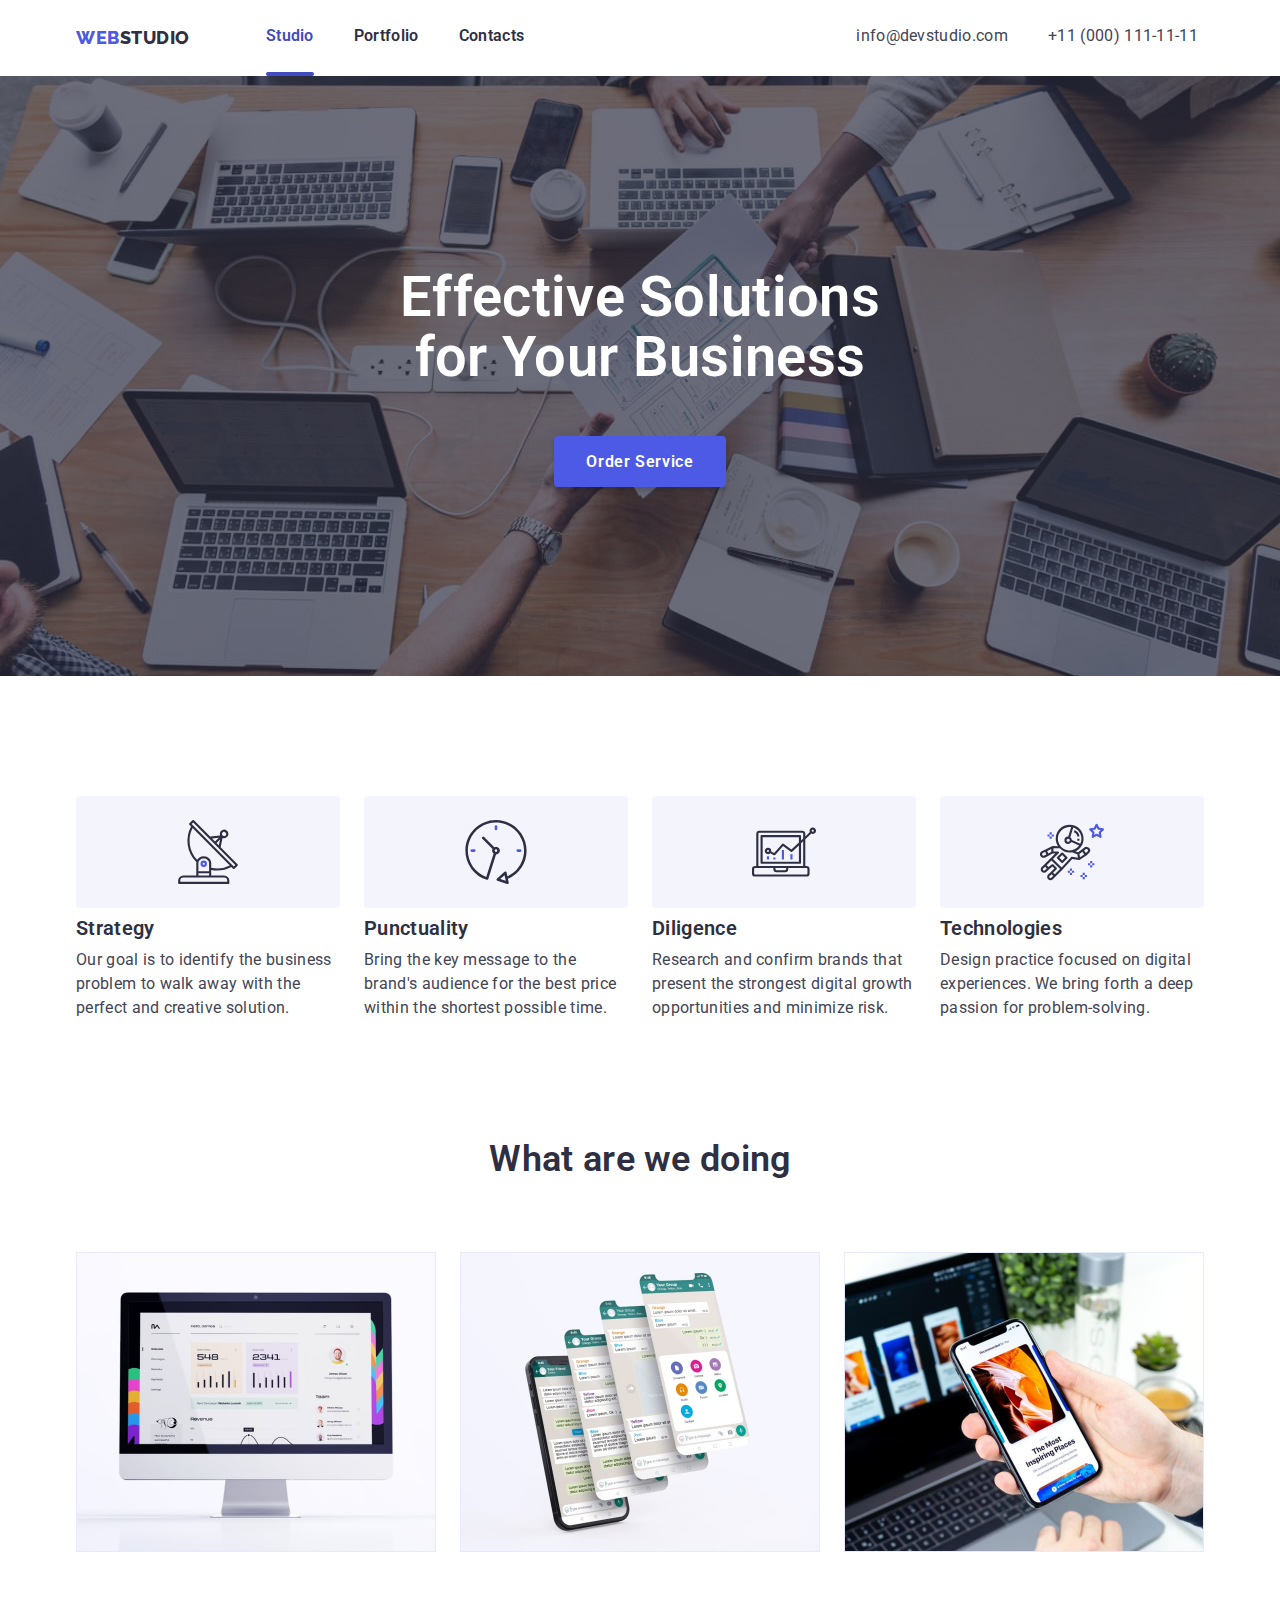
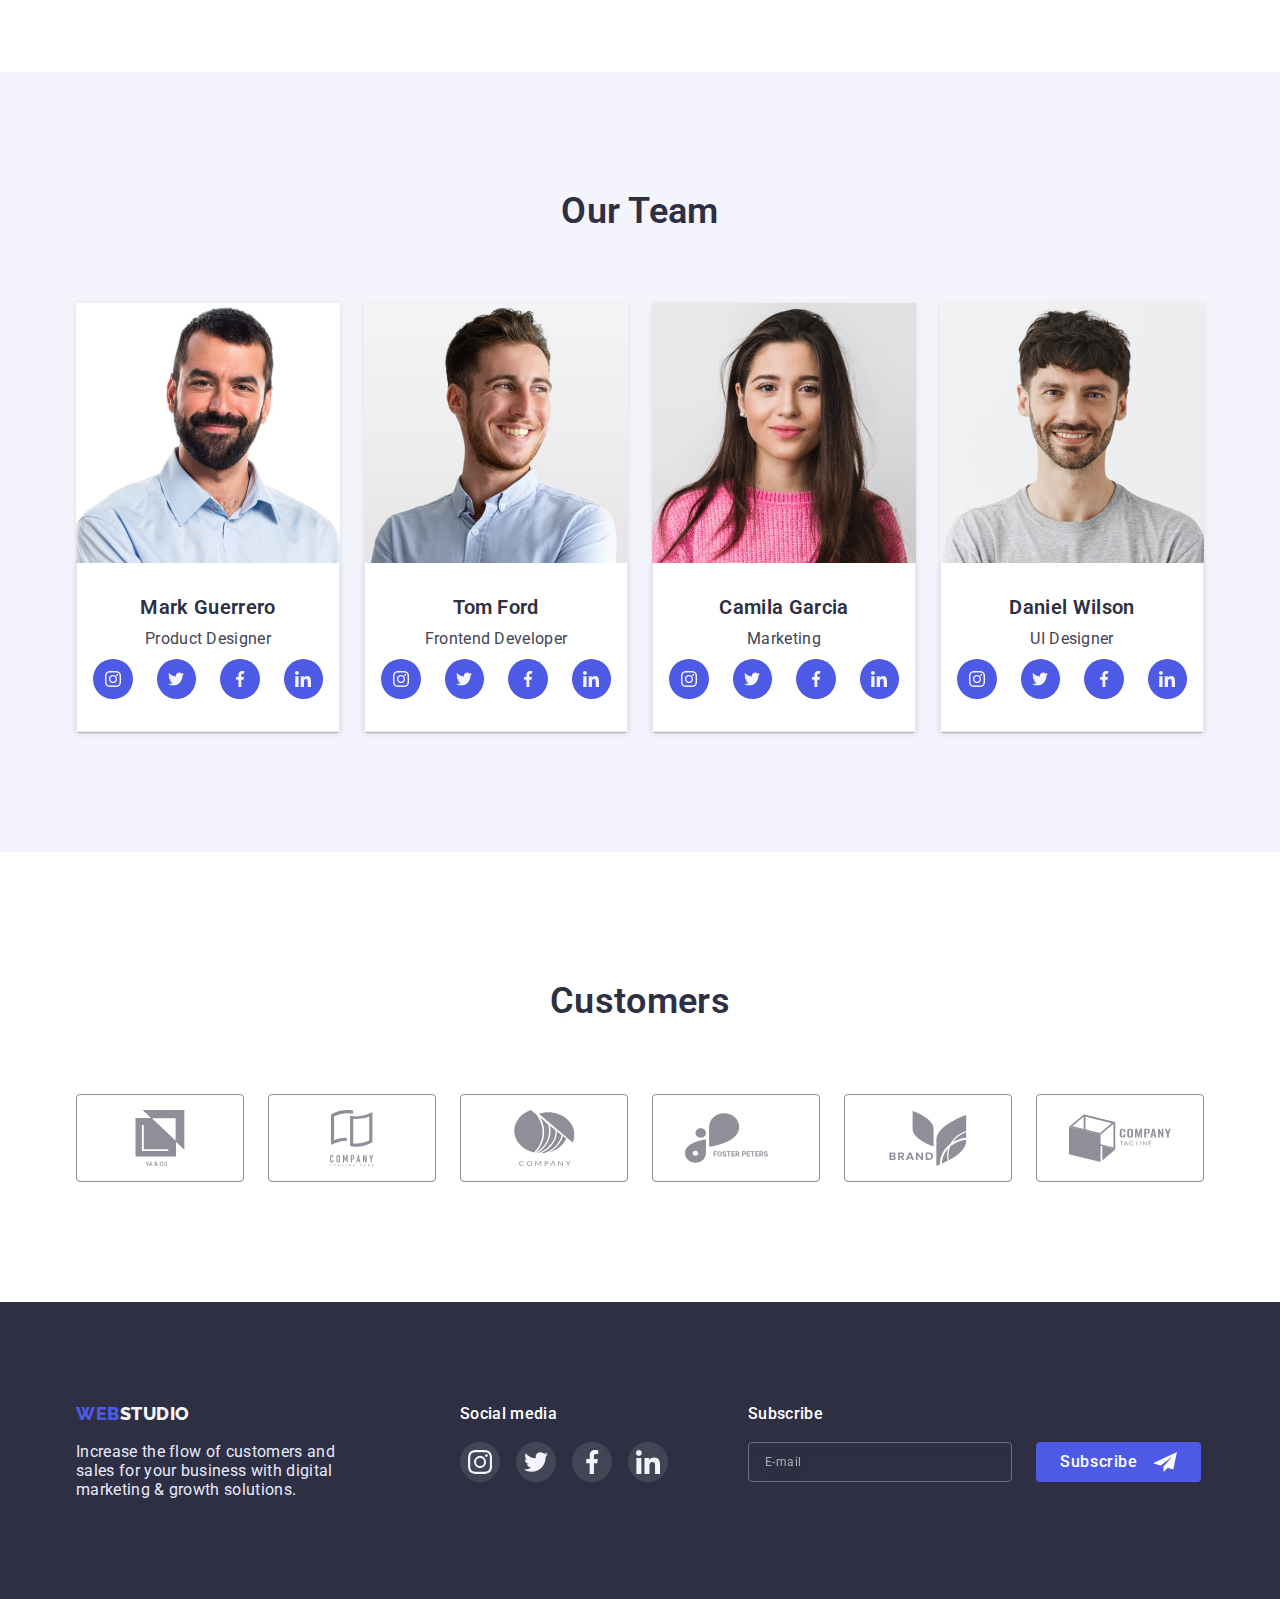
<file: index.html>
<!DOCTYPE html>
<html lang="en">
<head>
    <meta charset="UTF-8">
    <meta http-equiv="X-UA-Compatible" content="IE=edge">
    <meta name="viewport" content="width=device-width, initial-scale=1.0">
    <title>Document</title>
    <link rel="preconnect" href="https://fonts.googleapis.com">
    <link rel="preconnect" href="https://fonts.gstatic.com" crossorigin>
    <link href="https://fonts.googleapis.com/css2?family=Raleway:wght@800&family=Roboto:wght@400;500;700;900&display=swap" rel="stylesheet">
    <link rel="stylesheet" href="https://cdnjs.cloudflare.com/ajax/libs/modern-normalize/1.1.0/modern-normalize.min.css">
    <link rel="stylesheet" href="./css/styles.css">
</head>
<body class="page">

    <header class="header">
        <div class="container header-nav">
            <a href="./index.html" class="logo">web<span class="logo-span">studio</span> </a>
            <nav class="head-nav">
                <ul class="site-nav list">
                    <li class="item"><a href="./index.html" class="link header-studio"> Studio </a></li>
                    <li class="item"><a href="./portfolio.html" class="link"> Portfolio </a></li>
                    <li class="item"><a href="./index.html" class="link"> Contacts </a></li>
                </ul>
    
                <ul class="auth-nav list">
                    <li class="item"><a href="mailto:info@devstudio.com" class="link">info@devstudio.com</a></li>
                    <li class="item"><a href="tel:+110001111111" class="link">+11 (000) 111-11-11</a></li>
                </ul>
            </nav>
        </div>
    </header> 

    <main>  
        <section class="hero">
            <div class="container">
                <h1 class="hero-title">Effective Solutions for Your Business</h1>
                <button class="button" type="button" data-modal-open>Order Service</button>
            </div>
        </section>
    
        <section class="section">
            <div class="container">
                <ul class="list">
                    <li class="section-item-text icon-starlink">
                        <h3 class="section-name">Strategy</h3>
                        <p class="text">Our goal is to identify the business
                            problem to walk away with the perfect and creative solution. </p>
                    </li>
    
                    <li class="section-item-text icon-clock">
                        <h3 class="section-name">Punctuality</h3>
                        <p class="text">Bring the key message to the brand's audience for the best price within the shortest possible time.</p>
                    </li>
    
                    <li class="section-item-text icon-screen">
                        <h3 class="section-name">Diligence</h3>
                        <p class="text">Research and confirm brands that present the strongest digital growth opportunities and minimize risk.</p>
                    </li>
    
                    <li class="section-item-text icon-robot">
                        <h3 class="section-name">Technologies</h3>
                        <p class="text">Design practice focused on digital experiences. We bring forth a deep passion for problem-solving.</p>
                    </li>
                </ul>
            </div>
        </section>
    
            
        <section class="section-no-padding">
            <div class="container">
                <h2 class="section-title">What are we doing</h2>
                <ul class="list">
                    <li class="section-item"><img src="./image/dashboard.jpg" alt="Dashboard" width="360" height="300"></li>
                    <li class="section-item"><img src="./image/chat.jpg" alt="chat" width="360" height="300"></li>
                    <li class="section-item"><img src="./image/screen.jpg" alt="Screen" width="360" height="300"></li>
                </ul>
            </div>
        </section>

        <section class="section-team">
            <div class="container">
                <h2 class="section-title">Our Team</h2>
                <ul class="list">
                    <li class="section-team-list">
                        <img src="./image/mark.jpg" alt="Marc" width="264" height="260">
                        <div class="section-team-text">
                            <h3 class="section-name">Mark Guerrero</h3>
                            <p class="text">Product Designer</p>
                            <ul class="team-links-list list">
                                <li class="team-links-item">
                                    <a href="" class="team-links">
                                        <svg class="team-icon" width="16" height="16">
                                            <use href="./image/icons/symbol-defs-one.svg#icon-instagram"></use>
                                        </svg>
                                    </a>
                                </li>
                                <li class="team-links-item">
                                    <a href="" class="team-links">
                                        <svg class="team-icon" width="16" height="16">
                                            <use href="./image/icons/symbol-defs-one.svg#icon-twitter"></use>
                                        </svg>
                                    </a>
                                </li>
                                <li class="team-links-item">
                                    <a href="" class="team-links">
                                        <svg class="team-icon" width="16" height="16">
                                            <use href="./image/icons/symbol-defs-one.svg#icon-facebook"></use>
                                        </svg>
                                    </a>
                                </li>
                                <li class="team-links-item">
                                    <a href="" class="team-links">
                                        <svg class="team-icon" width="16" height="16">
                                            <use href="./image/icons/symbol-defs-one.svg#icon-linkedin"></use>
                                        </svg>
                                    </a>
                                </li>
                            </ul>
                        </div>
                    </li>
    
                    <li class="section-team-list">
                        <img src="./image/tom.jpg" alt="Tom" width="264" height="260">                 
                        <div class="section-team-text">
                            <h3 class="section-name">Tom Ford</h3>
                            <p class="text">Frontend Developer</p>
                            <ul class="team-links-list list">
                                <li class="team-links-item">
                                    <a href="" class="team-links">
                                        <svg class="team-icon" width="16" height="16">
                                            <use href="./image/icons/symbol-defs-one.svg#icon-instagram"></use>
                                        </svg>
                                    </a>
                                </li>
                                <li class="team-links-item">
                                    <a href="" class="team-links">
                                        <svg class="team-icon" width="16" height="16">
                                            <use href="./image/icons/symbol-defs-one.svg#icon-twitter"></use>
                                        </svg>
                                    </a>
                                </li>
                                <li class="team-links-item">
                                    <a href="" class="team-links">
                                        <svg class="team-icon" width="16" height="16">
                                            <use href="./image/icons/symbol-defs-one.svg#icon-facebook"></use>
                                        </svg>
                                    </a>
                                </li>
                                <li class="team-links-item">
                                    <a href="" class="team-links">
                                        <svg class="team-icon" width="16" height="16">
                                            <use href="./image/icons/symbol-defs-one.svg#icon-linkedin"></use>
                                        </svg>
                                    </a>
                                </li>
                            </ul>
                        </div>                  
                    </li>
    
                    <li class="section-team-list">
                        <img src="./image/camila.jpg" alt="Camila" width="264" height="260">                 
                        <div class="section-team-text">
                            <h3 class="section-name">Camila Garcia</h3>
                            <p class="text">Marketing</p>
                            <ul class="team-links-list list">
                                <li class="team-links-item">
                                    <a href="" class="team-links">
                                        <svg class="team-icon" width="16" height="16">
                                            <use href="./image/icons/symbol-defs-one.svg#icon-instagram"></use>
                                        </svg>
                                    </a>
                                </li>
                                <li class="team-links-item">
                                    <a href="" class="team-links">
                                        <svg class="team-icon" width="16" height="16">
                                            <use href="./image/icons/symbol-defs-one.svg#icon-twitter"></use>
                                        </svg>
                                    </a>
                                </li>
                                <li class="team-links-item">
                                    <a href="" class="team-links">
                                        <svg class="team-icon" width="16" height="16">
                                            <use href="./image/icons/symbol-defs-one.svg#icon-facebook"></use>
                                        </svg>
                                    </a>
                                </li>
                                <li class="team-links-item">
                                    <a href="" class="team-links">
                                        <svg class="team-icon" width="16" height="16">
                                            <use href="./image/icons/symbol-defs-one.svg#icon-linkedin"></use>
                                        </svg>
                                    </a>
                                </li>
                            </ul>
                        </div>           
                    </li>
    
                    <li class="section-team-list">
                        <img src="./image/daniel.jpg" alt="Daniel" width="264" height="260">
                        <div class="section-team-text">
                            <h3 class="section-name">Daniel Wilson</h3>
                            <p class="text">UI Designer</p>
                            <ul class="team-links-list list">
                                <li class="team-links-item">
                                    <a href="" class="team-links">
                                        <svg class="team-icon" width="16" height="16">
                                            <use href="./image/icons/symbol-defs-one.svg#icon-instagram"></use>
                                        </svg>
                                    </a>
                                </li>
                                <li class="team-links-item">
                                    <a href="" class="team-links">
                                        <svg class="team-icon" width="16" height="16">
                                            <use href="./image/icons/symbol-defs-one.svg#icon-twitter"></use>
                                        </svg>
                                    </a>
                                </li>
                                <li class="team-links-item">
                                    <a href="" class="team-links">
                                        <svg class="team-icon" width="16" height="16">
                                            <use href="./image/icons/symbol-defs-one.svg#icon-facebook"></use>
                                        </svg>
                                    </a>
                                </li>
                                <li class="team-links-item">
                                    <a href="" class="team-links">
                                        <svg class="team-icon" width="16" height="16">
                                            <use href="./image/icons/symbol-defs-one.svg#icon-linkedin"></use>
                                        </svg>
                                    </a>
                                </li>
                            </ul>
                        </div>
                    </li>
                </ul>
            </div>
        </section>

        <section class="section-customers">
            <div class="container">
                <h2 class="section-title">Customers</h2>
                <ul class="list list-customers">
                    <li class="item-customers">
                        <a href="" class="links-customers">
                            <svg class="customers-icon" width="104" height="56">
                                <use href="./image/icons/symbol-defs-one.svg#icon-group-first"></use>
                            </svg>
                        </a>
                    </li>
                    <li class="item-customers">
                        <a href="" class="links-customers">
                            <svg class="customers-icon" width="104" height="56">
                                <use href="./image/icons/symbol-defs-one.svg#icon-group-second"></use>
                            </svg>
                        </a>
                    </li>
                    <li class="item-customers">
                        <a href="" class="links-customers">
                            <svg class="customers-icon" width="104" height="56">
                                <use href="./image/icons/symbol-defs-one.svg#icon-group-company"></use>
                            </svg>
                        </a>
                    </li>
                    <li class="item-customers">
                        <a href="" class="links-customers">
                            <svg class="customers-icon" width="104" height="56">
                                <use href="./image/icons/symbol-defs-one.svg#icon-group-foster"></use>
                            </svg>
                        </a>
                    </li>
                    <li class="item-customers">
                        <a href="" class="links-customers">
                            <svg class="customers-icon" width="104" height="56">
                                <use href="./image/icons/symbol-defs-one.svg#icon-group-brand"></use>
                            </svg>
                        </a>
                    </li>
                    <li class="item-customers">
                        <a href="" class="links-customers">
                            <svg class="customers-icon" width="104" height="56">
                                <use href="./image/icons/symbol-defs-one.svg#icon-group-last"></use>
                            </svg>
                        </a>
                    </li>
                </ul>
            </div>
        </section>
    </main>

    <footer class="footer">
        <div class="container footer-wrap">
            <div class="first-footer">
                <a href="./index.html" class="logo-footer">web<span class="logo-span-footer">studio</span> </a>
                <p class="footer-text">Increase the flow of customers and sales for your business with digital marketing & growth solutions.</p>
            </div>

            <div class="second-footer">
                <p class="social-text-footer">Social media</p>
                <ul class="footer-links-list list">
                    <li class="footer-links-item">
                        <a href="" class="footer-link">
                            <svg width="24" height="24">
                                <use href="./image/icons/symbol-defs-one.svg#icon-instagram"></use>
                            </svg>
                        </a>
                    </li>
                    <li class="footer-links-item">
                        <a href="" class="footer-link">
                            <svg width="24" height="24">
                                <use href="./image/icons/symbol-defs-one.svg#icon-twitter"></use>
                            </svg>
                        </a>
                    </li>
                    <li class="footer-links-item">
                        <a href="" class="footer-link">
                            <svg width="24" height="24">
                                <use href="./image/icons/symbol-defs-one.svg#icon-facebook"></use>
                            </svg>
                        </a href="" class="footer-link">
                    </li>
                    <li class="footer-links-item">
                        <a href="" class="footer-link">
                            <svg width="24" height="24">
                                <use href="./image/icons/symbol-defs-one.svg#icon-linkedin"></use>
                            </svg>
                        </a>
                    </li>
                </ul>
            </div>

            <form class="form">
                <p class="social-text-footer">Subscribe</p>
                <div class="footer-form-wrap">
                    <label>
                        <input class="footer-input" type="email" name="email" placeholder="E-mail"/>
                    </label>
                    <button class="btn-footer" type="submit">
                        <span class="footer-btn-text">Subscribe</span>
                        <svg class="footer-icon" width="24" height="24">
                            <use href="./image/icons/symbol-defs-one.svg#icon-send"></use>
                        </svg>
                    </button>
                </div>
            </form>
        </div>
    </footer>

    <div class="backdrope is-hidden" data-modal>
        <div class="modal">
            <button class="btn-close" data-modal-close>
                <svg class="icon-close" width="8" height="8">
                    <use href="./image/icons/symbol-defs-one.svg#icon-close"></use>
                </svg>
            </button>

            <p class="modal-title">Leave your contacts and we will call you back</p>

            <form class="modal-form">
                <label class="modal-label">
                    <span class="input-text">Name</span>
                    <div class="input-wrap">
                        <input class="modal-input" type="text" name="user-name" placeholder=" " required/>
                        <svg class="input-icon" width="22" height="24">
                            <use href="./image/icons/symbol-defs-one.svg#icon-person"></use>
                        </svg>
                    </div>
                </label>
                <label class="modal-label">
                    <span class="input-text">Phone</span>
                    <div class="input-wrap">
                        <input class="modal-input" type="tel" name="user-tel" placeholder=" " required/>
                        <svg class="input-icon" width="18" height="24">
                            <use href="./image/icons/symbol-defs-one.svg#icon-phone"></use>
                        </svg>
                    </div>
                </label>
            
                <label class="modal-label">
                    <span class="input-text">Email</span>
                    <div class="input-wrap">
                        <input class="modal-input" type="email" name="user-email" placeholder=" "/>
                        <svg class="input-icon" width="18" height="24">
                            <use href="./image/icons/symbol-defs-one.svg#icon-email"></use>
                        </svg>
                    </div>
                </label>
            
                <label>
                    <span class="input-text">Comment</span>
                    <textarea class="modal-comment" type="text" name="comment" placeholder="Text input"></textarea>
                </label>

                <label class="check-label">
                    <input class="modal-checkbox visually-hidden" type="checkbox" name="policy" required/>
                    <span class="checkbox-wrap">
                        <svg class="checkbox-icon" width="10" height="8">
                            <use href="./image/icons/symbol-defs-one.svg#icon-vector"></use>
                        </svg>
                    </span>
                    I accept the terms and conditions of the 
                    <a class="modal-policy" href="">Privacy Policy</a>
                </label>

                <button class="btn-modal" type="submit">Send</button>

            </form>
        </div>
    </div>

    <script src="./js/modal.js"></script>
</body>
</html>
</file>
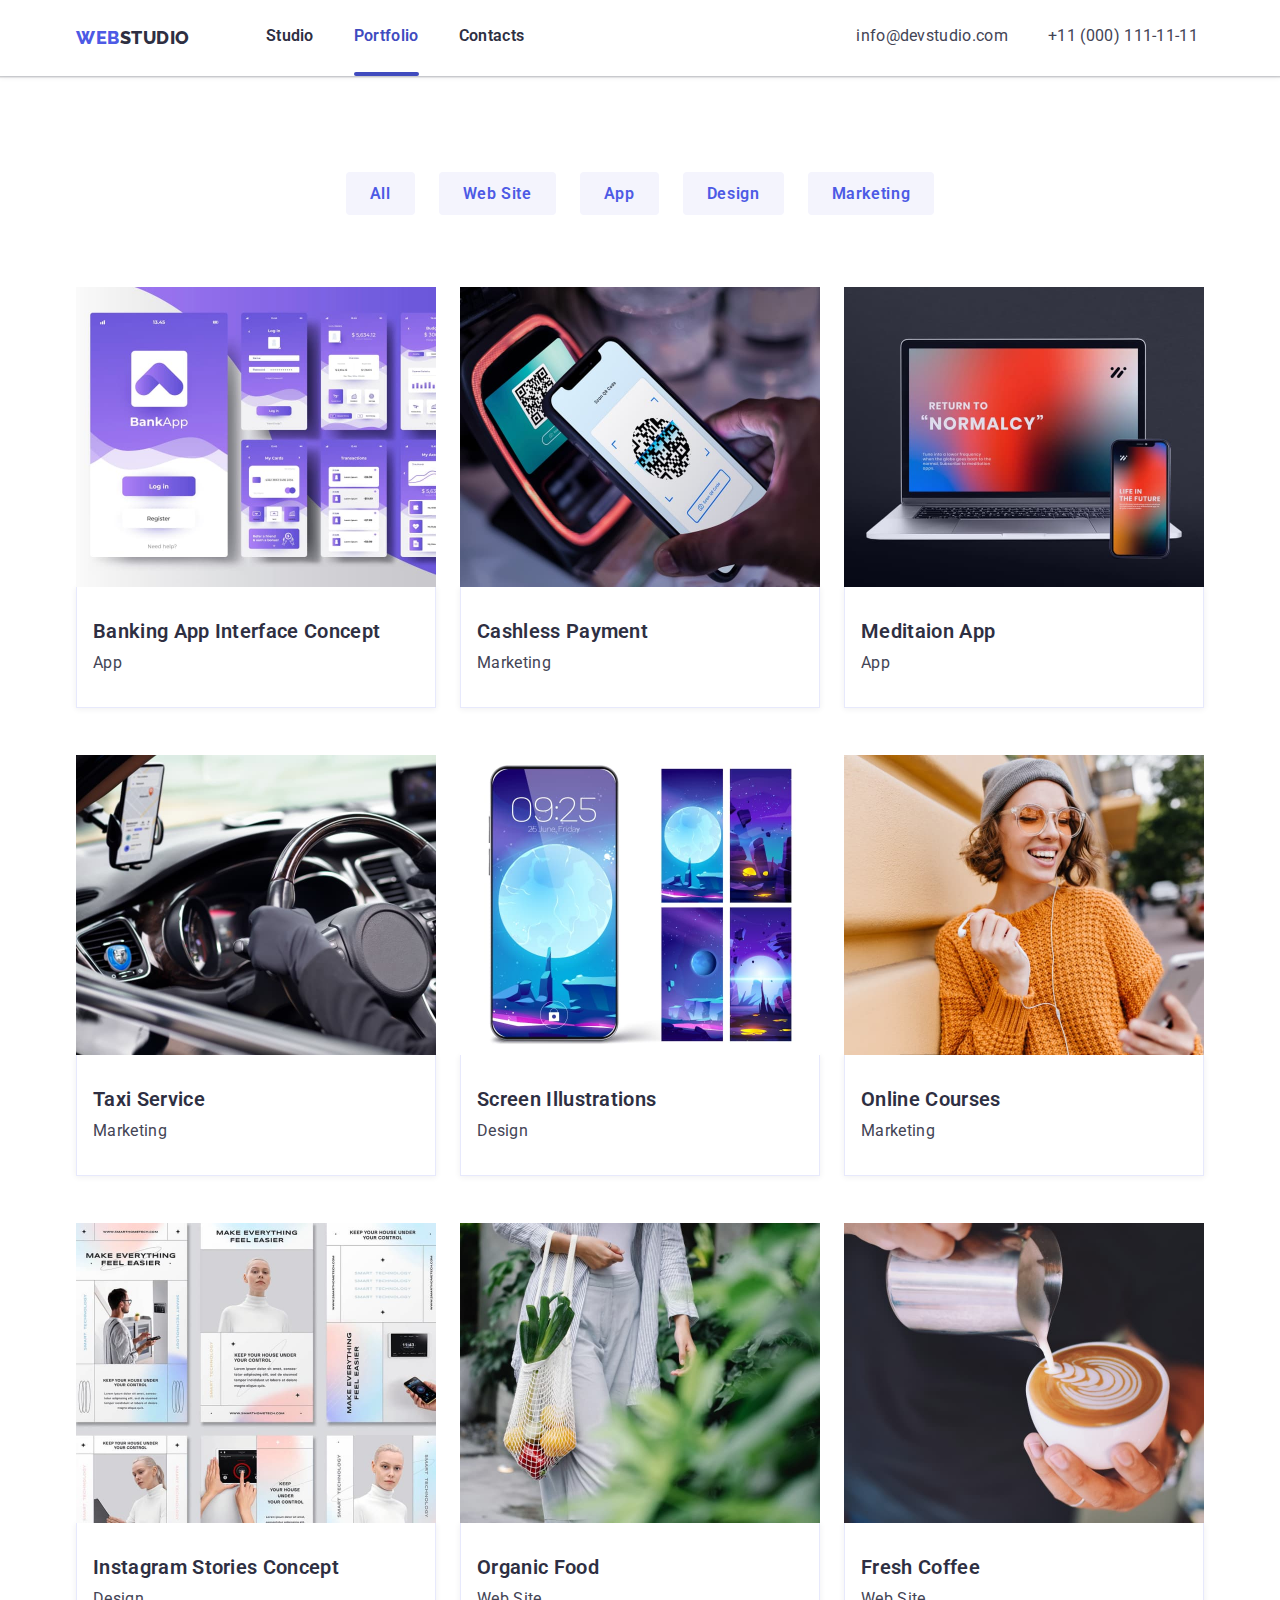
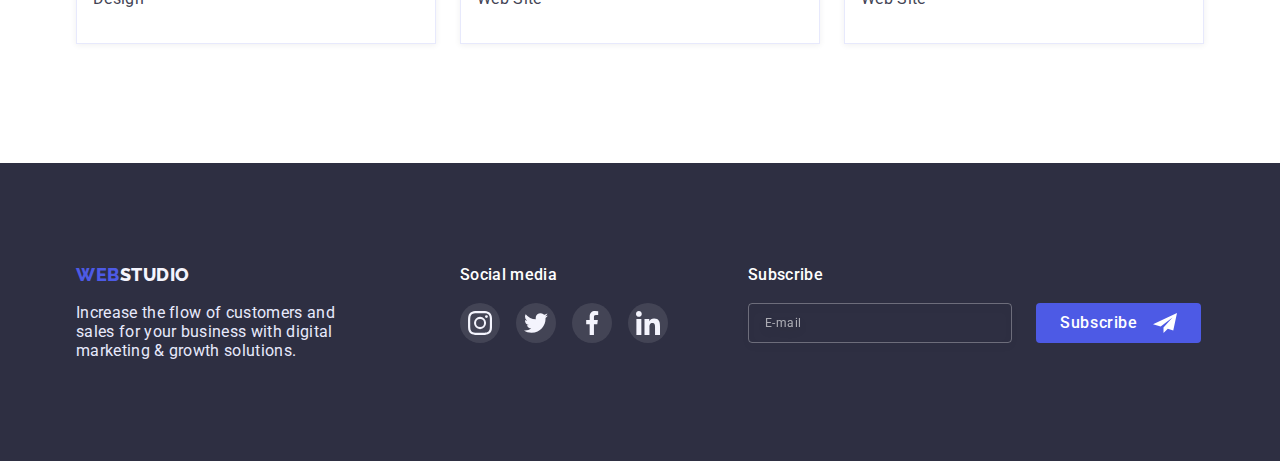
<file: portfolio.html>
<!DOCTYPE html>
<html lang="en">
<head>
    <meta charset="UTF-8">
    <meta http-equiv="X-UA-Compatible" content="IE=edge">
    <meta name="viewport" content="width=device-width, initial-scale=1.0">
    <title>Document</title>
    <link rel="preconnect" href="https://fonts.googleapis.com">
    <link rel="preconnect" href="https://fonts.gstatic.com" crossorigin>
    <link href="https://fonts.googleapis.com/css2?family=Raleway:wght@800&family=Roboto:wght@400;500;700;900&display=swap" rel="stylesheet">
    <link rel="stylesheet" href="https://cdnjs.cloudflare.com/ajax/libs/modern-normalize/1.1.0/modern-normalize.min.css">
    <link rel="stylesheet" href="./css/styles.css">
</head>
<body class="page">
    <header class="header">
        <div class="container header-nav">
            <a href="./index.html" class="logo">web<span class="logo-span">studio</span> </a>
            <nav class="head-nav">
                <ul class="site-nav list">
                    <li class="item"><a href="./index.html" class="link"> Studio </a></li>
                    <li class="item"><a href="./portfolio.html" class="link header-portfolio"> Portfolio </a></li>
                    <li class="item"><a href="./index.html" class="link"> Contacts </a></li>
                </ul>
    
                <ul class="auth-nav list">
                    <li class="item"><a href="mailto:info@devstudio.com" class="link">info@devstudio.com</a></li>
                    <li class="item"><a href="tel:+110001111111" class="link">+11 (000) 111-11-11</a></li>
                </ul>
            </nav>
        </div>
    </header> 

    <main>
        <section class="section-portfolio">
            <div class="container">
                <h1  class="visually-hidden">Portfolio</h1>
                <ul class="button-list list">
                    <li class="item"><button class="button-portfolio all" type="button">All</button></li>
                    <li class="item"><button class="button-portfolio web-site" type="button">Web Site</button></li>
                    <li class="item"><button class="button-portfolio app" type="button">App</button></li>
                    <li class="item"><button class="button-portfolio desing" type="button">Design</button></li>
                    <li class="item"><button class="button-portfolio marketing" type="button">Marketing</button></li>
                </ul>
    
                <ul class="portfolio-list">
                    <li class="section-portfolio-list">
                        <a class="section-portfolio-link" href="">
                            <div class="portfolio-thumb">
                                <img src="./image/portfolio/banking.jpg" alt="Banking App"  width="360" height="300">
                                <div class="portfolio-overlay">
                                    <p class="action-text">14 Stylish and User-Friendly App Design Concepts · Task Manager App · Calorie Tracker App · Exotic Fruit Ecommerce App · Cloud Storage App</p>
                                </div>
                            </div>
                            <div class="section-team-text">
                                <h2 class="section-name">Banking App Interface Concept</h2>
                                <p class="text">App</p>
                            </div>
                        </a>
                    </li>
                    <li class="section-portfolio-list">
                        <a class="section-portfolio-link" href="">
                            <div class="portfolio-thumb">
                                <img src="./image/portfolio/cashless.jpg" alt="Cashless Payment"  width="360" height="300">
                                <div class="portfolio-overlay">
                                    <p class="action-text">14 Stylish and User-Friendly App Design Concepts · Task Manager App · Calorie Tracker App · Exotic Fruit Ecommerce App · Cloud Storage App</p>
                                </div>
                            </div>
                            <div class="section-team-text">
                                <h2 class="section-name">Cashless Payment</h2>
                                <p class="text">Marketing</p>
                            </div>
                        </a>
                    </li>
                    <li class="section-portfolio-list">
                        <a class="section-portfolio-link" href="">
                            <div class="portfolio-thumb">
                                <img src="./image/portfolio/meditaion.jpg" alt="Meditaion App" width="360" height="300">
                                <div class="portfolio-overlay">
                                    <p class="action-text">14 Stylish and User-Friendly App Design Concepts · Task Manager App · Calorie Tracker App · Exotic Fruit Ecommerce App · Cloud Storage App</p>
                                </div>
                            </div>
                            <div class="section-team-text">
                                <h2 class="section-name">Meditaion App</h2>
                                <p class="text">App</p>
                            </div>
                        </a>
                    </li>
                    <li class="section-portfolio-list">
                        <a class="section-portfolio-link" href="">
                            <div class="portfolio-thumb">
                                <img src="./image/portfolio/taxi.jpg" alt="Taxi Service" width="360" height="300">
                                <div class="portfolio-overlay">
                                    <p class="action-text">14 Stylish and User-Friendly App Design Concepts · Task Manager App · Calorie Tracker App · Exotic Fruit Ecommerce App · Cloud Storage App</p>
                                </div>
                            </div>
                            <div class="section-team-text">
                                <h2 class="section-name">Taxi Service</h2>
                                <p class="text">Marketing</p>
                            </div>
                        </a>
                    </li>
                    <li class="section-portfolio-list">
                        <a class="section-portfolio-link" href="">
                            <div class="portfolio-thumb">
                                <img src="./image/portfolio/screen.jpg" alt="Screen Illustrations" width="360" height="300">
                                <div class="portfolio-overlay">
                                    <p class="action-text">14 Stylish and User-Friendly App Design Concepts · Task Manager App · Calorie Tracker App · Exotic Fruit Ecommerce App · Cloud Storage App</p>
                                </div>
                            </div>
                            <div class="section-team-text">
                                <h2 class="section-name">Screen Illustrations</h2>
                                <p class="text">Design</p>
                            </div>
                        </a>
                    </li>
                    <li class="section-portfolio-list">
                        <a class="section-portfolio-link" href="">
                            <div class="portfolio-thumb">
                                <img src="./image/portfolio/online.jpg" alt="Online Courses" width="360" height="300">
                                <div class="portfolio-overlay">
                                    <p class="action-text">14 Stylish and User-Friendly App Design Concepts · Task Manager App · Calorie Tracker App · Exotic Fruit Ecommerce App · Cloud Storage App</p>
                                </div>
                            </div>
                            <div class="section-team-text">
                                <h2 class="section-name">Online Courses</h2>
                                <p class="text">Marketing</p>
                            </div>
                        </a>
                    </li>
                    <li class="section-portfolio-list">
                        <a class="section-portfolio-link" href="">
                            <div class="portfolio-thumb">
                                <img src="./image/portfolio/instagram.jpg" alt="Instagram" width="360" height="300">
                                <div class="portfolio-overlay">
                                    <p class="action-text">14 Stylish and User-Friendly App Design Concepts · Task Manager App · Calorie Tracker App · Exotic Fruit Ecommerce App · Cloud Storage App</p>
                                </div>
                            </div>
                            <div class="section-team-text">
                                <h2 class="section-name">Instagram Stories Concept</h2>
                                <p class="text">Design</p>
                            </div>
                        </a>
                    </li>
                    <li class="section-portfolio-list">
                        <a class="section-portfolio-link" href="">
                            <div class="portfolio-thumb">
                                <img src="./image/portfolio/organic.jpg" alt="Organic Food" width="360" height="300">
                                <div class="portfolio-overlay">
                                    <p class="action-text">14 Stylish and User-Friendly App Design Concepts · Task Manager App · Calorie Tracker App · Exotic Fruit Ecommerce App · Cloud Storage App</p>
                                </div>
                            </div>
                            <div class="section-team-text">
                                <h2 class="section-name">Organic Food</h2>
                                <p class="text">Web Site</p>
                            </div>
                        </a>
                    </li>
                    <li class="section-portfolio-list">
                        <a class="section-portfolio-link" href="">
                            <div class="portfolio-thumb">
                                <img src="./image/portfolio/coffee.jpg" alt="Fresh Coffee" width="360" height="300">
                                <div class="portfolio-overlay">
                                    <p class="action-text">14 Stylish and User-Friendly App Design Concepts · Task Manager App · Calorie Tracker App · Exotic Fruit Ecommerce App · Cloud Storage App</p>
                                </div>
                            </div>
                            <div class="section-team-text">
                                <h2 class="section-name">Fresh Coffee</h2>
                                <p class="text">Web Site</p>
                            </div>
                        </a>
                    </li>
                </ul>
            </div>
        </section>
    </main>
    
    <footer class="footer">
        <div class="container footer-wrap">
            <div class="first-footer">
                <a href="./index.html" class="logo-footer">web<span class="logo-span-footer">studio</span> </a>
                <p class="footer-text">Increase the flow of customers and sales for your business with digital marketing & growth solutions.</p>
            </div>

            <div class="second-footer">
                <p class="social-text-footer">Social media</p>
                <ul class="footer-links-list list">
                    <li class="footer-links-item">
                        <a href="" class="footer-link">
                            <svg width="24" height="24">
                                <use href="./image/icons/symbol-defs-one.svg#icon-instagram"></use>
                            </svg>
                        </a>
                    </li>
                    <li class="footer-links-item">
                        <a href="" class="footer-link">
                            <svg width="24" height="24">
                                <use href="./image/icons/symbol-defs-one.svg#icon-twitter"></use>
                            </svg>
                        </a>
                    </li>
                    <li class="footer-links-item">
                        <a href="" class="footer-link">
                            <svg width="24" height="24">
                                <use href="./image/icons/symbol-defs-one.svg#icon-facebook"></use>
                            </svg>
                        </a href="" class="footer-link">
                    </li>
                    <li class="footer-links-item">
                        <a href="" class="footer-link">
                            <svg width="24" height="24">
                                <use href="./image/icons/symbol-defs-one.svg#icon-linkedin"></use>
                            </svg>
                        </a>
                    </li>
                </ul>
            </div>

            <form class="form">
                <p class="social-text-footer">Subscribe</p>
                <div class="footer-form-wrap">
                    <label>
                        <input class="footer-input" type="email" name="email" placeholder="E-mail"/>
                    </label>
                    <button class="btn-footer" type="submit">
                        <span class="footer-btn-text">Subscribe</span>
                        <svg class="footer-icon" width="24" height="24">
                            <use href="./image/icons/symbol-defs-one.svg#icon-send"></use>
                        </svg>
                    </button>
                </div>
            </form>
        </div>
    </footer>

</body>
</html>
</file>
<file: css/styles.css>
html {
    box-sizing: border-box;
}

*,
*::before,
*::after {
    box-sizing: inherit;
}

:root {
    --primary-text-color: #434455;
    --title-text-color: #2E2F42;
    --accent-color: #4D5AE5;
    --hover-color: #404BBF;
    --white-color: #FFFFFF;
    --white-milk-color: #F4F4FD;
    --footer-text-color: #E7E9FC;
    
}

.visually-hidden {
    position: absolute;
    white-space: nowrap;
    width: 1px;
    height: 1px;
    overflow: hidden;
    border: 0;
    padding: 0;
    clip: rect(0 0 0 0);
    clip-path: inset(50%);
    margin: -1px;
}

.page {
    color: var(--primary-text-color);
    background-color: var(--white-color);
    font-family: Roboto, sans-serif;
    letter-spacing: 0.02em;
}

.container {
    max-width: 1158px;
    padding-left: 15px;
    padding-right: 15px;
    margin: 0 auto;
}

.list {
    list-style: none;
    padding: 0;
    margin: 0;
    display: flex;
}

h1,
h2,
h3,
p,
ul {
    margin-top: 0;
    margin-bottom: 0;
}

img {
    display: block;
}


.header {
    box-shadow: 0px 2px 1px rgba(46, 47, 66, 0.08), 0px 1px 1px rgba(46, 47, 66, 0.16), 0px 1px 6px rgba(46, 47, 66, 0.08);
}

.header-nav {
    display: flex;
    align-items: center;
}

.logo {
    color: var(--accent-color);
    font-family: 'Raleway', sans-serif;
    font-weight: 800;
    font-size: 18px;
    line-height: 1.33;
    letter-spacing: 0.03em;
    text-transform: uppercase;
    text-decoration: none;
    margin-right: 76px;
    padding-top: 24px;
    padding-bottom: 24px;
}

.logo-span {
    color: var(--title-text-color);
    font-family: 'Raleway', sans-serif;
    font-weight: 800;
    font-size: 18px;
    line-height: 1.33;
    letter-spacing: 0.03em;
    text-transform: uppercase;
}

.logo:hover,
.logo:focus,
.logo:hover .logo-span,
.logo:focus .logo-span {
    color: var(--hover-color);
}

.site-nav {
    margin-right: 332px;
}

.site-nav,
.auth-nav {
    display: flex;
    gap: 40px;
}

/*.site-nav .item,
.auth-nav .item {
    padding-top: 24px;
    padding-bottom: 24px;
    margin-right: 40px;
}

.site-nav .item:last-child,
.auth-nav .item:last-child {
    margin-right: 0;
}*/

.site-nav .link {
    position: relative;
    display: block;

    padding-top: 24px;
    padding-bottom: 28px;

    font-family: inherit;
    font-weight: 600;
    font-size: 16px;
    line-height: 1.5;
    text-decoration: none;

    color: var(--title-text-color);
    transition: color 250ms cubic-bezier(0.4, 0, 0.2, 1);
}

.site-nav .header-studio,
.site-nav .header-portfolio {
    color: var(--hover-color);
}

.site-nav .header-studio::after,
.site-nav .header-portfolio::after {
    content: '';

    position: absolute;
    left: 0;
    bottom: 0;

    display: block;
    width: 100%;
    height: 4px;
    background: var(--hover-color);
    border-radius: 2px;
}


.auth-nav .link {
    padding-top: 24px;
    padding-bottom: 28px;
    display: block;

    font-family: inherit;
    font-size: 16px;
    line-height: 1.5;
    text-decoration: none;

    color: var(--primary-text-color);
    transition: color 250ms cubic-bezier(0.4, 0, 0.2, 1);
}

.site-nav .link:hover, 
.site-nav .link:focus,
.auth-nav .link:hover,
.auth-nav .link:focus {
    color: var(--hover-color);
}

.head-nav {
    display: flex;
    align-items: center;
}

.hero {
    background-color: var(--title-text-color);
    padding-top: 192px;
    padding-bottom: 192px;
    max-width: 1440px;
    height: 600px;
    margin-left: auto;
    margin-right: auto;
    text-align: center;
    background-image: linear-gradient(rgba(46, 47, 66, 0.7),
    rgba(46, 47, 66, 0.7)),
    url(../image/people-office.jpg);
    background-repeat: no-repeat;
    background-position: center;
    background-size: cover;
}

.hero-title {
    color: var(--white-color);
    font-weight: 600;
    font-size: 56px;
    line-height: 1.07;
    margin: auto;
    max-width: 492px;
}

.button {
    cursor: pointer;
    display: inline-block;

    padding: 16px 32px;
    margin-top: 48px;
    min-width: 170px;

    font-family: inherit;
    font-weight: 600;
    font-size: 16px;
    line-height: 1.19;
    letter-spacing: 0.04em;
    text-align: center;

    border: none;
    box-shadow: 0px 4px 4px rgba(0, 0, 0, 0.15);
    border-radius: 4px;
    color: var(--white-color);
    background-color: var(--accent-color);

    transition: background-color 250ms cubic-bezier(0.4, 0, 0.2, 1);
}

/*.hero-btn:hover,
.hero-btn:focus {
    background-color: var(--hover-color);
}*/

.button:hover,
.button:focus {
    background-color: var(--hover-color);
    color: var(--white-color);
}

.section {
    list-style: none;
    padding-top: 120px;
    padding-bottom: 120px;
}

.section-no-padding {
    list-style: none;
    padding-top: 0;
    padding-bottom: 120px;
}

.section-title {
    color: var(--title-text-color);
    font-weight: 600;
    font-size: 36px;
    line-height: 1.1;
    text-align: center;
    margin-bottom: 72px;
}

.section-item {
    margin-top: 72px;
}

.item:last-child {
    padding-left: 0;
}

.section-name {
    color:var(--title-text-color);
    font-weight: 600;
    font-size: 20px;
    line-height: 1.2;
    margin-bottom: 8px;
}

.text {
    font-size: 16px;
    line-height: 1.5;
    letter-spacing: 0.02em;
    color: var(--primary-text-color);
}

.section-item-text {
    margin-right: 24px;
    min-width: 264px;
}

.section-item-text:last-child {
    margin-right: 0;
}

.section-item-text::before {
    content: '';
    display: block;
    height: 112px;
    margin-bottom: 8px;
    background: var(--white-milk-color);
    border-radius: 4px;
    background-repeat: no-repeat;
    background-position: center;
}

.icon-starlink::before {
    background-image: url(../image/icons/antenna.svg);
}

.icon-clock::before {
    background-image: url(../image/icons/clock.svg);
}

.icon-screen::before {
    background-image: url(../image/icons/diagram.svg);
}

.icon-robot::before {
    background-image: url(../image/icons/astronaut.svg);
}

.section-item {
    margin-top: 0;
    margin-right: 24px;
}

.section-item:last-child {
    margin-right: 0;
}

.section-team {
    background-color: var(--white-milk-color);
    padding-top: 120px;
    padding-bottom: 120px;
}

.section-team-list {
    background-color: var(--white-color);
    text-align: center;
    max-width: 264px;
    margin-right: 24px;
    box-shadow: 0px 1px 6px rgba(46, 47, 66, 0.08), 0px 1px 1px rgba(46, 47, 66, 0.16), 0px 2px 1px rgba(46, 47, 66, 0.08);
    border-radius: 0px 0px 4px 4px;
}

.section-team-list:last-child {
    margin-right: 0;
}

.section-team-text {
    padding: 32px 16px;
    border: 0.5px solid #F4F4FD;
    border: 1px solid #E7E9FC;
    box-shadow: 0px 1px 6px rgba(46, 47, 66, 0.08);
    border-top: none;
}

.team-links-list {
    display: flex;
    justify-content: center;
    gap: 24px;
    margin-top: 8px;
}

.team-links-item {
    width: 40px;
    height: 40px;
}

.team-links {
    width: 100%;
    height: 100%;

    border-radius: 50%;
    display: flex;
    align-items: center;
    justify-content: center;

    background-color: var(--accent-color);
    transition: background-color 250ms cubic-bezier(0.4, 0, 0.2, 1);
}

.team-links:hover,
.team-links:focus {
    background-color: var(--hover-color);
}

.section-customers {
    padding-top: 130px;
    padding-bottom: 120px;
}

.list-customers {
    display: flex;
    justify-content: center;
    gap: 24px;
    margin-top: 72px;
}

.item-customers {
    width: 168px;
    height: 88px;
}

.links-customers {
    width: 100%;
    height: 100%;
    padding: 16px 32px;

    border-radius: 4px;
    display: flex;
    align-items: center;
    justify-content: center;

    border: 1px solid #8E8F99;
    transition: border 250ms cubic-bezier(0.4, 0, 0.2, 1);
}

.links-customers:hover,
.links-customers:focus {
    border: 1px solid var(--hover-color);
}

.customers-icon {
    fill: #8E8F99;
    transition: fill 250ms cubic-bezier(0.4, 0, 0.2, 1);
}

.links-customers:hover .customers-icon,
.links-customers:focus .customers-icon {
    fill: var(--hover-color);
}

.section-portfolio {
    list-style: none;
    padding-top: 96px;
    padding-bottom: 120px;
}

.button-list {
    display: flex;
    margin-bottom: 72px;
    gap: 24px;
}

/*.button-list .item {
    margin-right: 24px;
}

.button-list .item:last-child {
    margin-right: 0;
}*/

.portfolio-list {
list-style: none;
padding: 0;
margin: 0;
display: flex;
flex-wrap: wrap;
row-gap: 48px;
column-gap: 24px;
}

.section-portfolio-list {
    background-color: var(--white-color);
    max-width: 360px;
    height: 420px;
}

.section-portfolio-link {
    color: var(--primary-text-color);
    text-decoration: none; 
    display: block;

    box-shadow: none;
    transition: box-shadow 250ms cubic-bezier(0.4, 0, 0.2, 1);
}

.section-portfolio-link:hover,
.section-portfolio-link:focus {
    box-shadow: 0px 1px 6px rgba(46, 47, 66, 0.08), 0px 1px 1px rgba(46, 47, 66, 0.16), 0px 2px 1px rgba(46, 47, 66, 0.08);
}

.portfolio-thumb {
    position: relative;
    overflow: hidden;
}

.portfolio-overlay {
    position: absolute;
    width: 100%;
    height: 100%;
    background-color: var(--accent-color);

    opacity: 0;
    transform: translateY(0);
    transition: opacity 250ms cubic-bezier(0.4, 0, 0.2, 1),
    transform 250ms cubic-bezier(0.4, 0, 0.2, 1);
}

.action-text {
    position: absolute;
    top: 50%;
    left: 50%;
    
    transform: translate(-50%, -50%);

    width: 296px;
    font-size: 16px;
    line-height: 1.5;

    letter-spacing: 0.02em;

    color: var(--white-milk-color);

    opacity: 0;
    transition: opacity 250ms cubic-bezier(0.4, 0, 0.2, 1),
}

.section-portfolio-link:hover .action-text,
.section-portfolio-link:focus .action-text{
    opacity: 1;
}

.section-portfolio-link:hover .portfolio-overlay,
.section-portfolio-link:focus .portfolio-overlay {
    transform: translateY(-100%);
    opacity: 1;
}

.button-list {
    justify-content: center;
}

.button-portfolio {
    cursor: pointer;
    font-family: inherit;
    font-weight: 600;
    font-size: 16px;
    line-height: 1.19;
    letter-spacing: 0.04em;
    text-align: center;
    display: inline-block;
    border: 1px solid #E7E9FC;
    border: none;
    border-radius: 4px;
    padding: 12px 24px;

    background-color: var(--white-milk-color);
    color: var(--accent-color);
    transition: color 250ms cubic-bezier(0.4, 0, 0.2, 1),
    background-color 250ms cubic-bezier(0.4, 0, 0.2, 1);
}

.button-portfolio:hover,
.button-portfolio:focus {
    background-color: var(--hover-color);
    color: var(--white-color);
}



.footer {
    background-color: var(--title-text-color);
    padding-top: 100px;
    padding-bottom: 100px;
}

.footer-wrap {
    display: flex;
    /*gap: 120px;*/
}

.first-footer {
    margin-right: 120px;
}

.logo-footer {
    color: var(--accent-color);
    font-family: 'Raleway', sans-serif;
    font-weight: 800;
    font-size: 18px;
    line-height: 1.33;
    letter-spacing: 0.03em;
    text-transform: uppercase;
    text-decoration: none;
    display: inline-block;
    margin-bottom: 16px;

    transition: color 250ms cubic-bezier(0.4, 0, 0.2, 1)
}

.logo-span-footer {
    color: var(--white-milk-color);
    font-family: 'Raleway', sans-serif;
    font-weight: 800;
    font-size: 18px;
    line-height: 1.33;
    letter-spacing: 0.03em;
    text-transform: uppercase;

    transition: color 250ms cubic-bezier(0.4, 0, 0.2, 1)
}

.logo-footer:hover,
.logo-footer:focus,
.logo-footer:hover .logo-span-footer,
.logo-footer:focus .logo-span-footer {
    color: var(--hover-color);
}

.footer-text {
    color: var(--footer-text-color);
    font-weight: 400;
    font-size: 16px;
    line-height: 1.2;
    width: 264px;
}

.second-footer {
    margin-right: 80px;
}


.social-text-footer {
    color: var(--white-color);
    font-family: 'Roboto';
    font-weight: 500;
    font-size: 16px;
    line-height: 24px;
    letter-spacing: 0.02em;
    margin-bottom: 16px;
}

.footer-links-list {
    display: flex;
    justify-content: center;
    gap: 16px;
}

.footer-links-item {
    width: 40px;
    height: 40px;
}

.footer-link {
    width: 100%;
    height: 100%;

    background-color: rgba(255, 255, 255, 0.1);;
    border-radius: 50%;
    display: flex;
    align-items: center;
    justify-content: center;

    transition: background-color 250ms cubic-bezier(0.4, 0, 0.2, 1)
}

.footer-link:hover,
.footer-link:focus {
    background-color: #31D0AA;
}

.footer-form-wrap {
    display: flex;
}

.footer-input {
    width: 264px;
    height: 40px;
    padding-left: 16px;
    margin-right: 24px;

    color: var(--footer-text-color);
    font-weight: 400;
    font-size: 12px;
    line-height: 1.2;

    outline: none;
    background-color: transparent;
    border: 1px solid rgba(255, 255, 255, 0.3);
    filter: drop-shadow(0px 4px 4px rgba(0, 0, 0, 0.15));
    border-radius: 4px;

    transition: border 250ms cubic-bezier(0.4, 0, 0.2, 1);
}

.footer-input:focus,
.footer-input:hover {
    border: 1px solid var(--accent-color);
}

.footer-input::placeholder {
    font-size: 12px;
    line-height: 2;
    letter-spacing: 0.04em;

    color: rgba(255, 255, 255, 0.6);
}

.btn-footer {
    position: relative;
    cursor: pointer;
    display: inline-block;
    padding: 8px 24px;
    width: 165px;
    height: 40px;


    font-weight: 500;
    font-size: 16px;
    line-height: 2;
    letter-spacing: 0.04em;

    color: #FFFFFF;
    background-color: var(--accent-color);
    border-radius: 4px;
    border: none;

    transition: background-color 250ms cubic-bezier(0.4, 0, 0.2, 1);
}

.btn-footer:focus,
.btn-footer:hover {
    background-color: var(--hover-color);
}

.footer-btn-text {
    position: absolute;
    left: 24px;
    top: 50%;
    transform: translateY(-50%);
}

.footer-icon {
    position: absolute;
    right: 24px;
    top: 50%;
    transform: translateY(-50%);
}



.backdrope {
    position: fixed;
    top: 0;
    left: 0;

    width: 100%;
    height: 100%;

    background: rgba(46, 47, 66, 0.4);

    opacity: 1;
    transition: opacity 250ms cubic-bezier(0.4, 0, 0.2, 1);
    /*scale 250ms cubic-bezier(0.4, 0, 0.2, 1);*/
}

.backdrope.is-hidden {
    opacity: 0;
    /*scale: 0.5;*/
    pointer-events: none;
}

.backdrope.is-hidden .modal {
    opacity: 0;
    transform: translate(-50%, -50%) scale(0.5);
}

.modal {
    position: absolute;
    top: 50%;
    left: 50%;

    width: 408px;
    /*height: 584px;*/
    padding: 24px;

    background: #FCFCFC;
    box-shadow: 0px 1px 1px rgba(0, 0, 0, 0.14), 0px 1px 3px rgba(0, 0, 0, 0.12), 0px 2px 1px rgba(0, 0, 0, 0.2);
    border-radius: 4px;

    opacity: 1;
    transform: translate(-50%, -50%) scale(1);
    transition: transform 250ms cubic-bezier(0.4, 0, 0.2, 1),
    opacity 250ms cubic-bezier(0.4, 0, 0.2, 1);
}

.btn-close {
    /*position: absolute;
    top: 24px;
    right: 24px;
    padding: 0;*/
    display: block;
    cursor: pointer;
    margin-left: auto;
    width: 24px;
    height: 24px;

    background-color: var(--footer-text-color);
    border: none;
    border-radius: 50%;

    transition: background-color 250ms cubic-bezier(0.4, 0, 0.2, 1);
}

.icon-close {
    fill: #000000;
    transition: fill 250ms cubic-bezier(0.4, 0, 0.2, 1);
}

.btn-close:hover,
.btn-close:focus {
    background-color: var(--hover-color);
}

.btn-close:hover .icon-close,
.btn-close:focus .icon-close {
    fill: var(--white-color);
}

.modal-title {
    margin-top: 24px;
    margin-bottom: 16px;

    font-weight: 500;
    font-size: 16px;
    line-height: 1.5;
    
    text-align: center;
    letter-spacing: 0.02em;

    color: var(--title-text-color);
}

/*.modal-form {
    width: 100%;
    /*height: 100%;
    /*display: flex;
    flex-direction
}*/

.modal-label {
    display: block;
    height: 58px;
    margin-bottom: 8px;
}

.input-text {
    display: block;
    margin-bottom: 4px;

    font-size: 12px;
    line-height: 1.3;
    
    letter-spacing: 0.04em;

    color: #8E8F99;
}

.input-wrap {
    position: relative;
}

.modal-input {
    /*margin-bottom: 8px;*/
    padding-left: 38px;

    width: 100%;
    height: 40px;

    font-size: 12px;
    line-height: 1.3;
    letter-spacing: 0.04em;
    color: var(--primary-text-color);

    outline: none;
    background-color: transparent;
    border: 1px solid rgba(33, 33, 33, 0.2);
    border-radius: 4px;

    transition: border 250ms cubic-bezier(0.4, 0, 0.2, 1);
}

.modal-input:focus,
.modal-input:hover {
    border: 1px solid var(--accent-color);
}

.modal-input:focus + .input-icon,
.modal-input:hover + .input-icon {
    fill: var(--accent-color);
}

.input-icon {
    position: absolute;
    left: 16px;
    top: 50%;
    transform: translateY(-50%);

    fill: var(--title-text-color);
    transition: fill 250ms cubic-bezier(0.4, 0, 0.2, 1);
}

/*.modal-input:not(:placeholder-shown):not(:focus):valid {
    background-color: var(--hover-color);
}

.modal-input:not(:placeholder-shown):not(:focus):invalid {
    background-color: red;
}*/

.modal-comment {
    width: 100%;
    /*max-*/height: 120px;
    padding: 8px 16px;

    font-size: 12px;
    line-height: 1.3;
    letter-spacing: 0.04em;
    color: var(--primary-text-color);

    resize: none;

    outline: none;
    background-color: transparent;
    border: 1px solid rgba(33, 33, 33, 0.2);
    border-radius: 4px;
}

.modal-comment::placeholder {
    font-size: 12px;
    line-height: 1.3;

    letter-spacing: 0.04em;

    color: rgba(117, 117, 117, 0.5);
}

.check-label {
    display: flex;
    align-items: center;
    margin-top: 16px;
    margin-bottom: 24px;

    font-size: 12px;
    line-height: 1.3;
    letter-spacing: 0.04em;

    color: #757575;
}


/*.modal-checkbox {
    -webkit-appearance: none;
    -moz-appearance: none;
    appearance: none;
}*/

.checkbox-wrap {
    display: flex;
    flex-wrap: wrap;
    align-content: center;
    justify-content: center;

    width: 16px;
    height: 16px;
    margin-right: 8px;

    border-radius: 2px;

    background-color: transparent;
    border: 1.25px solid #2E2F42;
    fill: transparent;

    transition: fill 250ms cubic-bezier(0.4, 0, 0.2, 1),
    border 250ms cubic-bezier(0.4, 0, 0.2, 1),
    background-color 250ms cubic-bezier(0.4, 0, 0.2, 1);
}

.modal-checkbox:checked + .checkbox-wrap {
    border: none;
    background-color: var(--accent-color);
    fill: #F4F4FD;
}

.modal-policy {
    color: var(--accent-color);
    margin-left: 4px;
}

.btn-modal {
    cursor: pointer;
    display: block;

    width: 169px;
    height: 56px;
    padding: 16px 32px;
    margin: 0 auto;

    font-weight: 500;
    font-size: 16px;
    line-height: 1.5;
    letter-spacing: 0.04em;
    color: #FFFFFF; 

    background-color: var(--accent-color);
    box-shadow: 0px 4px 4px rgba(0, 0, 0, 0.15);
    border-radius: 4px;
    border: none;
}
</file>
